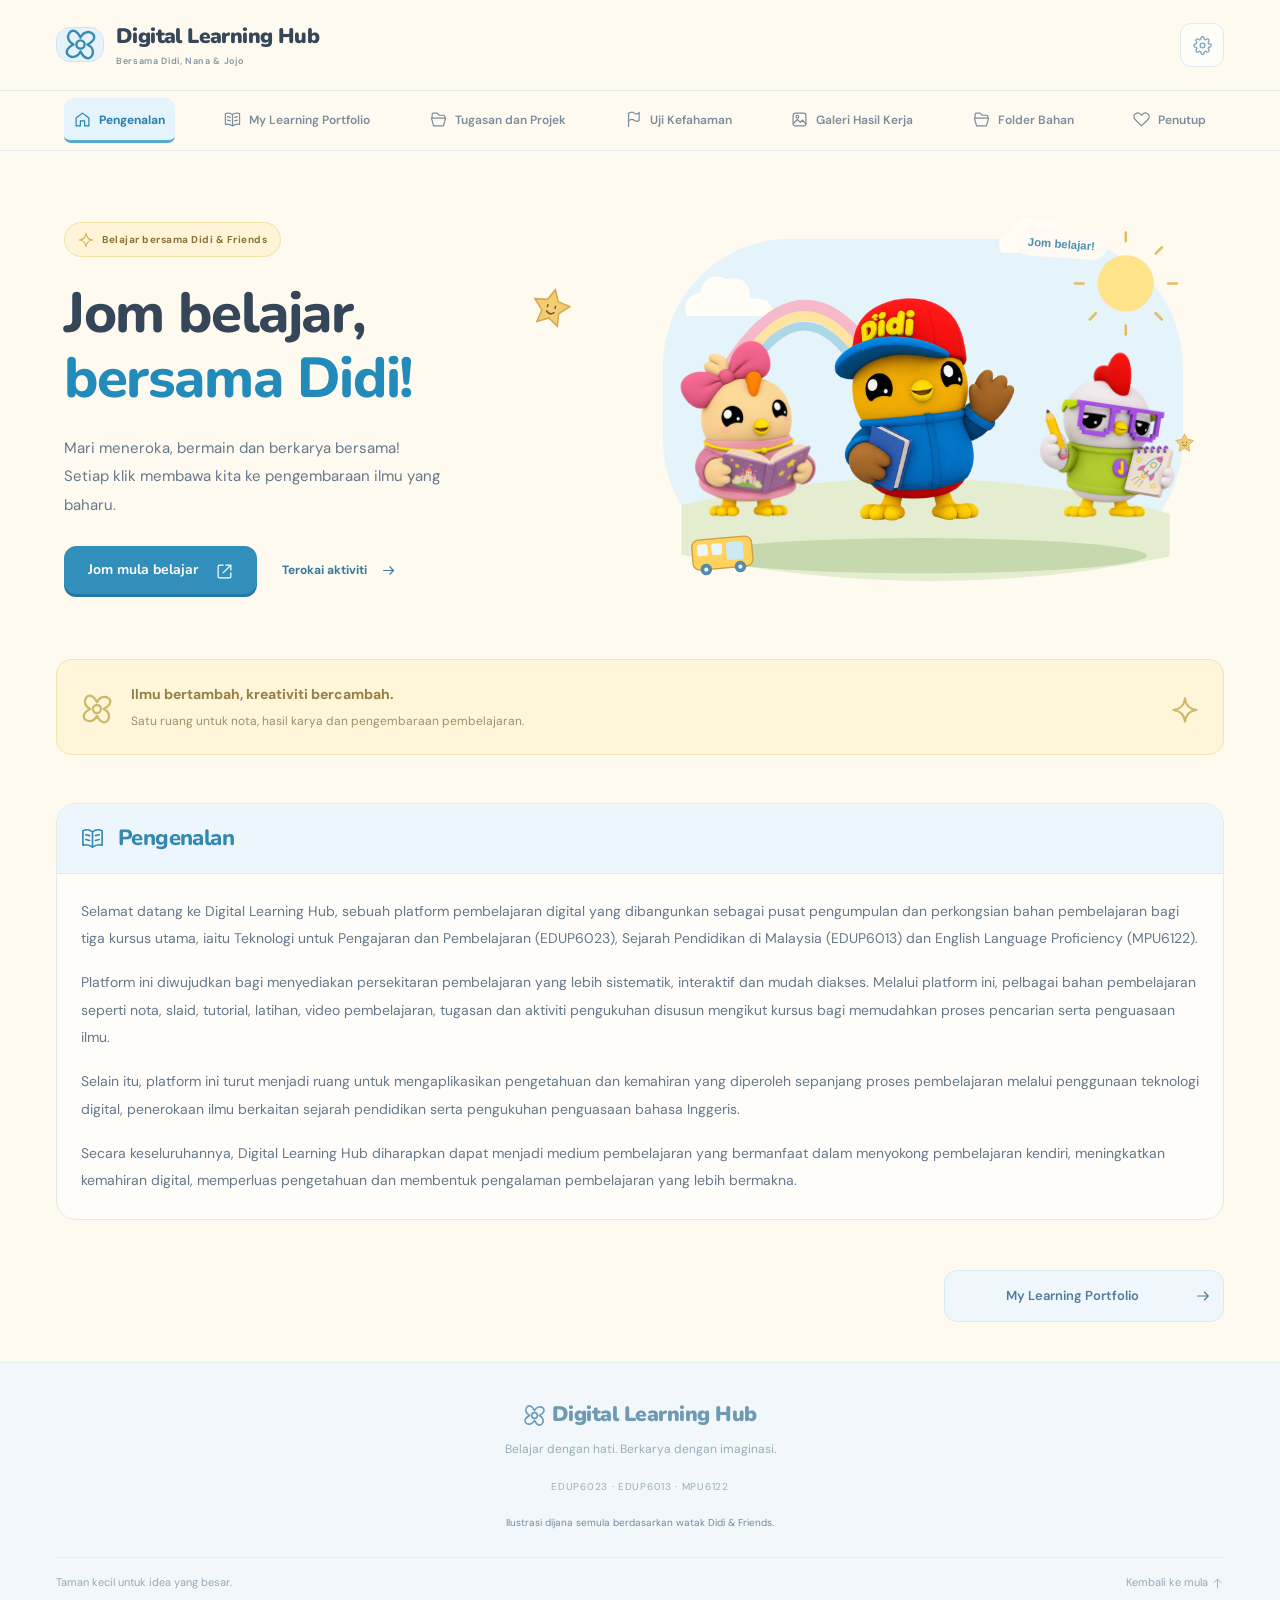
<file: index 2.html>
<!doctype html>
<html lang="ms">
<head>
  <meta charset="utf-8"><meta name="viewport" content="width=device-width,initial-scale=1">
  <meta name="theme-color" content="#f9f7f0">
  <meta name="description" content="Mari belajar, bermain dan berkarya! Terokai portfolio, video dan aktiviti interaktif di Digital Learning Hub.">
  <title>Digital Learning Hub · Didi & Friends</title>
  <link rel="icon" href="didi.svg" type="image/svg+xml">
  <link rel="stylesheet" href="style.css?v=20261119-animasi-seragam"><link rel="stylesheet" href="music.css">
</head>
<body>
<a class="skip" href="#kandungan">Terus ke kandungan</a>
<svg class="svg-defs" xmlns="http://www.w3.org/2000/svg" aria-hidden="true"><defs>
<linearGradient id="prop-rim" x1="0" y1="0" x2=".9" y2="1"><stop stop-color="#e0cdf4"/><stop offset=".42" stop-color="#b496ce"/><stop offset="1" stop-color="#80609c"/></linearGradient>
<linearGradient id="prop-cream" x1="0" y1="0" x2=".8" y2="1"><stop stop-color="#fffff8"/><stop offset=".5" stop-color="#fff7ec"/><stop offset="1" stop-color="#e2d7cc"/></linearGradient>
<linearGradient id="prop-purple" x1="0" y1="0" x2="1" y2="1"><stop stop-color="#d9b6ef"/><stop offset=".42" stop-color="#b18acb"/><stop offset="1" stop-color="#7b5699"/></linearGradient>
<linearGradient id="prop-screen" x1="0" y1="0" x2=".8" y2="1"><stop stop-color="#f2e8fc"/><stop offset=".65" stop-color="#dfcef0"/><stop offset="1" stop-color="#c1a7d9"/></linearGradient>
<symbol id="prop-question" viewBox="0 0 90 108">
<rect x="9" y="10" width="75" height="91" rx="25" fill="#7c5b94"/>
<rect x="4" y="4" width="76" height="92" rx="25" fill="url(#prop-rim)"/>
<rect x="9" y="8" width="65" height="81" rx="20" fill="url(#prop-cream)"/>
<path d="M15 35V28q0-14 15-14h23" fill="none" stroke="#fff" stroke-width="3" opacity=".8" stroke-linecap="round"/>
<path d="M30 35q0-15 15-15 18 0 17 16 0 10-12 17-5 3-5 10" fill="none" stroke="#805e9c" stroke-width="9" stroke-linecap="round" transform="translate(1.5 2)"/>
<path d="M30 35q0-15 15-15 18 0 17 16 0 10-12 17-5 3-5 10" fill="none" stroke="url(#prop-purple)" stroke-width="9" stroke-linecap="round"/>
<circle cx="46.5" cy="77.5" r="5.5" fill="#805e9c"/><circle cx="45" cy="76" r="5.5" fill="url(#prop-purple)"/>
</symbol>
<symbol id="prop-tv" viewBox="0 0 148 156">
<path d="M65 103h21v34H65z" fill="#87659f"/><rect x="60" y="99" width="20" height="37" rx="7" fill="url(#prop-rim)"/>
<rect x="39" y="135" width="78" height="14" rx="7" fill="#806097"/><rect x="34" y="130" width="79" height="14" rx="7" fill="url(#prop-rim)"/>
<path d="M42 133h59" stroke="#e3cef5" stroke-width="2" stroke-linecap="round" opacity=".8"/>
<rect x="12" y="12" width="131" height="105" rx="23" fill="#78578e"/>
<rect x="5" y="5" width="132" height="105" rx="23" fill="url(#prop-rim)"/>
<rect x="10" y="10" width="121" height="94" rx="19" fill="url(#prop-cream)"/>
<rect x="20" y="20" width="101" height="72" rx="14" fill="#af94c5"/>
<rect x="22" y="22" width="97" height="68" rx="13" fill="url(#prop-screen)"/>
<path d="M26 43V37q0-10 12-10h58" fill="none" stroke="#fff" stroke-width="3" opacity=".45" stroke-linecap="round"/>
<path d="m61 39 27 18-27 18z" fill="#8d64a6" transform="translate(2 2)"/>
<path d="m61 37 27 18-27 18z" fill="url(#prop-purple)" stroke="#ba9ad1" stroke-width="1.5" stroke-linejoin="round"/>
<circle cx="72" cy="98" r="2" fill="#c8b2d5"/>
<path d="M14 36V29q0-16 17-16h69" fill="none" stroke="#fff" stroke-width="2.5" opacity=".7" stroke-linecap="round"/>
</symbol>




<symbol id="star" viewBox="0 0 50 50"><path d="m25 3 7 14 16 3-12 12 2 16-13-8-14 8 3-16L2 20l16-3z" fill="#f3cd70" stroke="#d3a957" stroke-width="2"/><path d="M20 24v2m10-2v2m-10 6q5 5 10 0" fill="none" stroke="#6b583d" stroke-width="2" stroke-linecap="round"/></symbol>

<symbol id="scene-read" viewBox="0 0 320 280"><circle cx="160" cy="136" r="108" fill="#f0ebf6"/><ellipse cx="160" cy="252" rx="98" ry="9" fill="#ddd9e4"/><g class="character-motion character-nana"><use href="#nana" x="65" y="16" width="190" height="235"/></g></symbol>
<symbol id="scene-tech" viewBox="0 0 320 280"><rect x="38" y="32" width="245" height="215" rx="85" fill="#e5f3fa"/><ellipse cx="160" cy="252" rx="99" ry="9" fill="#d5e5ec"/><g class="character-motion character-didi"><use href="#didi" x="62" y="8" width="202" height="243"/></g></symbol>
<symbol id="scene-art" viewBox="0 0 320 280"><rect x="27" y="32" width="266" height="212" rx="83" fill="#eef4df"/><ellipse cx="160" cy="252" rx="99" ry="9" fill="#dce5c8"/><g class="character-motion character-jojo"><use href="#jojo" x="63" y="12" width="196" height="238"/></g></symbol>
<symbol id="scene-video" viewBox="0 0 320 280"><rect x="18" y="37" width="284" height="207" rx="88" fill="#edf1e5"/><g class="character-motion character-nana"><use href="#nana" x="18" y="29" width="165" height="210"/></g><g class="character-motion character-nana scene-prop"><use href="#prop-tv" x="178" y="85" width="132" height="139"/></g></symbol>
<symbol id="scene-library" viewBox="0 0 320 280"><rect x="25" y="36" width="268" height="207" rx="90" fill="#edf1e5"/><g class="character-motion character-nana"><use href="#nana" x="71" y="16" width="180" height="218"/></g><rect x="48" y="242" width="225" height="14" rx="5" fill="#b7a3cd"/><rect x="69" y="227" width="193" height="15" rx="5" fill="#c6d4b2"/><path d="M81 232h165m-186 16h194" stroke="#f8f7e9" stroke-width="3"/></symbol>
<symbol id="scene-quiz" viewBox="0 0 320 280"><circle cx="160" cy="142" r="105" fill="#e9eddf"/><g class="character-motion character-didi"><use href="#didi" x="54" y="21" width="198" height="238"/></g><g class="character-motion character-didi scene-prop"><use href="#prop-question" x="234" y="28" width="70" height="84"/></g></symbol>

<symbol id="didi" viewBox="0 0 600 724"><image x="-130" y="0" width="2172" height="724" href="watak-didi-friends.png"/></symbol>
<symbol id="nana" viewBox="0 0 600 724"><image x="-804" y="0" width="2172" height="724" href="watak-didi-friends.png"/></symbol>
<symbol id="jojo" viewBox="0 0 600 724"><image x="-1496" y="0" width="2172" height="724" href="watak-didi-friends.png"/></symbol>
</defs></svg>
<header class="site-header"><a class="brand" href="#pengenalan" aria-label="Digital Learning Hub, laman utama"><span class="logo-mark"><svg class="ui-icon " viewBox="0 0 24 24" aria-hidden="true" focusable="false"><use href="#i-flower"/></svg></span><span>Digital Learning Hub<small>Bersama Didi, Nana &amp; Jojo</small></span></a><span class="header-note"><span class="status-dot"></span> Belajar dengan gembira</span><button class="menu-toggle" aria-expanded="false" aria-controls="main-nav"><svg class="ui-icon " viewBox="0 0 24 24" aria-hidden="true" focusable="false"><use href="#i-menu"/></svg> <span>Menu</span></button></header>
<nav id="main-nav" aria-label="Menu utama"><div class="nav-inner">
<a href="#pengenalan" data-page="pengenalan" class="active"><svg class="ui-icon " viewBox="0 0 24 24" aria-hidden="true" focusable="false"><use href="#i-home"/></svg><span class="nav-label">Pengenalan</span></a><a href="#portfolio" data-page="portfolio"><svg class="ui-icon " viewBox="0 0 24 24" aria-hidden="true" focusable="false"><use href="#i-book"/></svg><span class="nav-label">My Learning Portfolio</span></a><a href="#projek" data-page="projek"><svg class="ui-icon " viewBox="0 0 24 24" aria-hidden="true" focusable="false"><use href="#i-folder"/></svg><span class="nav-label">Tugasan dan Projek</span></a><a href="#kuiz" data-page="kuiz"><svg class="ui-icon " viewBox="0 0 24 24" aria-hidden="true" focusable="false"><use href="#i-flag"/></svg><span class="nav-label">Uji Kefahaman</span></a><a href="#galeri" data-page="galeri"><svg class="ui-icon " viewBox="0 0 24 24" aria-hidden="true" focusable="false"><use href="#i-gallery"/></svg><span class="nav-label">Galeri Hasil Kerja</span></a><a href="#bahan" data-page="bahan"><svg class="ui-icon " viewBox="0 0 24 24" aria-hidden="true" focusable="false"><use href="#i-folder"/></svg><span class="nav-label">Folder Bahan</span></a><a href="#penutup" data-page="penutup"><svg class="ui-icon " viewBox="0 0 24 24" aria-hidden="true" focusable="false"><use href="#i-heart"/></svg><span class="nav-label">Penutup</span></a>
</div></nav>
<main id="kandungan" tabindex="-1">
<section id="pengenalan" class="page active" aria-labelledby="welcome-title">
<div class="hero"><div class="hero-copy"><div class="eyebrow"><span><svg class="ui-icon " viewBox="0 0 24 24" aria-hidden="true" focusable="false"><use href="#i-sparkle"/></svg></span> Belajar bersama Didi &amp; Friends</div><h1 id="welcome-title">Jom belajar,<br><span>bersama Didi!</span><svg class="heading-star" aria-hidden="true"><use href="#star"/></svg></h1><p>Mari meneroka, bermain dan berkarya bersama!<br>Setiap klik membawa kita ke pengembaraan ilmu yang baharu.</p><div class="hero-actions"><a class="button primary" href="#portfolio">Jom mula belajar <span><svg class="ui-icon " viewBox="0 0 24 24" aria-hidden="true" focusable="false"><use href="#i-external"/></svg></span></a><a class="text-link" href="#projek">Terokai aktiviti <span><svg class="ui-icon " viewBox="0 0 24 24" aria-hidden="true" focusable="false"><use href="#i-right"/></svg></span></a></div></div>
<div class="hero-art didi-hero" role="img" aria-label="Didi melambai, Nana membaca dan Jojo melukis bersama di taman belajar"><svg viewBox="0 0 680 490" xmlns="http://www.w3.org/2000/svg"><rect x="41" y="52" width="592" height="374" rx="145" fill="#e5f3fa"/><path d="M62 355q290-65 556 10v49q-276 57-556-2z" fill="#e4edcf"/><ellipse cx="337" cy="413" rx="255" ry="20" fill="#c5d8ae"/><circle cx="568" cy="103" r="32" fill="#ffe388"/><g stroke="#e4bd64" stroke-width="3" stroke-linecap="round"><path d="M568 55v-10m0 116v-10m-48-48h-10m116 0h-10m-82-34-7-7m82 82-7-7m-68 0-7 7m82-82-7 7"/></g><g fill="#fffdf6"><path d="M68 140q-7-22 15-26 7-27 30-16 27-5 27 22 26-2 27 20z"/><path d="M426 68q-8-18 11-23 9-24 29-13 25-6 26 16 24-2 25 20z"/></g><path d="M114 200q90-143 176 0" fill="none" stroke="#f5b9ca" stroke-width="14"/><path d="M127 200q76-120 149 0" fill="none" stroke="#ffe3a0" stroke-width="11"/><path d="M139 200q63-97 125 0" fill="none" stroke="#abd7e6" stroke-width="10"/><g class="character-motion character-nana"><use href="#nana" x="55" y="161" width="170" height="216"/></g><g class="character-motion character-didi"><use href="#didi" x="230" y="103" width="220" height="283"/></g><g class="character-motion character-jojo"><use href="#jojo" x="465" y="168" width="160" height="216"/></g><g transform="translate(73 396) scale(.6) rotate(-5)"><rect width="114" height="57" rx="13" fill="#ffd15d" stroke="#cf9d3e" stroke-width="2.5"/><rect x="10" y="9" width="20" height="22" rx="4" fill="#e9f7fc"/><rect x="37" y="9" width="20" height="22" rx="4" fill="#e9f7fc"/><rect x="65" y="9" width="32" height="34" rx="5" fill="#cceaf4"/><circle cx="24" cy="57" r="11" fill="#548aac"/><circle cx="89" cy="57" r="11" fill="#548aac"/><circle cx="24" cy="57" r="4" fill="#edf7ff"/><circle cx="89" cy="57" r="4" fill="#edf7ff"/></g><g transform="translate(443 37) rotate(4)"><rect width="105" height="33" rx="16" fill="#fffaf3"/><text x="53" y="22" text-anchor="middle" font-family="Trebuchet MS,Arial" font-weight="bold" font-size="13" fill="#4d90ad">Jom belajar!</text></g><use href="#star" x="624" y="273" width="22" height="22"/></svg></div></div>
<div class="welcome-strip"><span class="strip-icon"><svg class="ui-icon " viewBox="0 0 24 24" aria-hidden="true" focusable="false"><use href="#i-flower"/></svg></span><p><strong>Ilmu bertambah, kreativiti bercambah.</strong><span>Satu ruang untuk nota, hasil karya dan pengembaraan pembelajaran.</span></p><span class="strip-sparkle" aria-hidden="true"><svg class="ui-icon " viewBox="0 0 24 24" aria-hidden="true" focusable="false"><use href="#i-sparkle"/></svg></span></div>
<section class="document-text"><div class="document-title"><svg class="ui-icon " viewBox="0 0 24 24" aria-hidden="true" focusable="false"><use href="#i-book"/></svg><h2>Pengenalan</h2></div><div id="intro-full" class="prose"></div></section>
</section>
<section id="portfolio" class="page" hidden><div class="page-heading"><div class="page-heading-copy"><span class="eyebrow">Koleksi pembelajaran saya</span><h1>My Learning Portfolio <span><svg class="ui-icon " viewBox="0 0 24 24" aria-hidden="true" focusable="false"><use href="#i-flower"/></svg></span></h1><p>Setiap hasil kerja, satu langkah ke hadapan. Pilih kursus untuk meneroka koleksi.</p></div><div class="section-art" aria-hidden="true"><svg viewBox="0 0 320 280"><use href="#scene-tech"/></svg></div></div><div id="portfolio-full" class="prose document-text"></div><div class="course-filters" role="group" aria-label="Tapis kursus"><button class="chip selected" data-filter="all" aria-pressed="true">Semua kursus</button><button class="chip" data-filter="tekno" aria-pressed="false">EDUP6023</button><button class="chip" data-filter="sejarah" aria-pressed="false">EDUP6013</button><button class="chip" data-filter="english" aria-pressed="false">MPU6122</button></div><div id="portfolio-courses" class="portfolio-grid"></div></section>
<section id="projek" class="page" hidden><div class="page-heading"><div class="page-heading-copy"><span class="eyebrow">Idea kecil jadi karya</span><h1>Tugasan & Projek <span><svg class="ui-icon " viewBox="0 0 24 24" aria-hidden="true" focusable="false"><use href="#i-sparkle"/></svg></span></h1><p>Tonton video animasi dan terokai ruang pembelajaran interaktif.</p></div><div class="section-art" aria-hidden="true"><svg viewBox="0 0 320 280"><use href="#scene-video"/></svg></div></div><div id="project-list" class="resource-grid"></div></section>
<section id="kuiz" class="page" hidden><div class="quiz-hero"><svg viewBox="0 0 320 280" aria-hidden="true"><use href="#scene-quiz"/></svg><span class="eyebrow">Sedia, fikir, cuba!</span><h1>Jom uji kefahaman!</h1><p>Tak mengapa kalau tersilap. Setiap cubaan membantu kita belajar.</p><a class="button primary" href="https://taro-s-3d-adventure-misi-pulang-ke-kampung-1.ai.studio" target="_blank" rel="noopener noreferrer">Main kuiz Misi Pulang ke Kampung <svg class="ui-icon " viewBox="0 0 24 24" aria-hidden="true" focusable="false"><use href="#i-external"/></svg></a><span class="external-note">Kuiz dibuka dalam tab baharu.</span></div></section>
<section id="galeri" class="page" hidden><div class="page-heading"><div class="page-heading-copy"><span class="eyebrow">Ruang kreativiti kita</span><h1>Galeri hasil kerja</h1><p>Berkarya bersama, berkongsi inspirasi.</p></div></div><div class="gallery-feature"><div class="friends-art"><svg aria-hidden="true" viewBox="0 0 320 280"><use href="#scene-art"/></svg><span>Berkongsi idea, mencipta bersama</span></div><div><span class="eyebrow">Projek kolaboratif</span><h2>Legendara<br>Dunia Cerita Rakyat</h2><p>Terokai dunia cerita rakyat melalui hasil kerja bersama rakan.</p><div class="collaborators"><span><svg class="ui-icon " viewBox="0 0 24 24" aria-hidden="true" focusable="false"><use href="#i-friends"/></svg></span><p>Nuraleeya Afiqa binti Rahisham<br>Nuur Naurah Rajwaa binti Mohamad Rahim</p></div><a class="button primary" href="https://legendara-dunia-cerita-rakyat.ai.studio" target="_blank" rel="noopener noreferrer">Terokai Legendara <svg class="ui-icon " viewBox="0 0 24 24" aria-hidden="true" focusable="false"><use href="#i-external"/></svg></a></div></div></section>
<section id="bahan" class="page" hidden><div class="page-heading"><div class="page-heading-copy"><span class="eyebrow">Bekalan untuk belajar</span><h1>Rak bahan pembelajaran <span><svg class="ui-icon " viewBox="0 0 24 24" aria-hidden="true" focusable="false"><use href="#i-folder"/></svg></span></h1><p>Video, tutorial dan audio — semuanya disusun untuk mudah dicari.</p></div><div class="section-art" aria-hidden="true"><svg viewBox="0 0 320 280"><use href="#scene-library"/></svg></div></div><label class="search-field"><span aria-hidden="true"><svg class="ui-icon " viewBox="0 0 24 24" aria-hidden="true" focusable="false"><use href="#i-search"/></svg></span><input id="search" type="search" placeholder="Cari video, tutorial, podcast…" aria-label="Cari bahan pembelajaran"><span class="search-hint">Jom cari ilmu</span></label><div class="resource-tabs" role="group" aria-label="Kategori bahan"><button class="chip selected" data-resource="all" aria-pressed="true">Semua bahan</button><button class="chip" data-resource="tekno" aria-pressed="false">Folder Teknologi</button><button class="chip" data-resource="kppb" aria-pressed="false">KPPB · Sejarah & English</button></div><div id="resource-list" class="folder-collection"></div><p id="no-results" class="empty-message" hidden>Belum jumpa bahan itu. Cuba kata kunci lain ya! <svg class="ui-icon " viewBox="0 0 24 24" aria-hidden="true" focusable="false"><use href="#i-leaf"/></svg></p></section>
<section id="penutup" class="page" hidden><div class="closing"><div class="closing-friends"><svg aria-hidden="true" viewBox="0 0 400 240"><g class="character-motion character-nana"><use href="#nana" x="0" width="180" height="240"/></g><g class="character-motion character-didi"><use href="#didi" x="115" width="180" height="240"/></g><g class="character-motion character-jojo"><use href="#jojo" x="230" width="170" height="240"/></g></svg></div><span class="eyebrow">Pengembaraan ilmu tak pernah berakhir</span><h1>Terima kasih,<br>teman belajar! <span><svg class="ui-icon " viewBox="0 0 24 24" aria-hidden="true" focusable="false"><use href="#i-heart"/></svg></span></h1><blockquote>“Teknologi Memacu Inovasi,<br>Ilmu Membentuk Generasi.”</blockquote><p>Semoga setiap ilmu menjadi bekalan untuk terus berkarya dan memberi inspirasi.</p><a class="button primary" href="#pengenalan">Kembali ke taman belajar <svg class="ui-icon " viewBox="0 0 24 24" aria-hidden="true" focusable="false"><use href="#i-external"/></svg></a></div><section class="document-text"><div class="document-title"><svg class="ui-icon " viewBox="0 0 24 24" aria-hidden="true" focusable="false"><use href="#i-book"/></svg><h2>Penutup</h2></div><div id="closing-full" class="prose"></div></section></section>
<nav class="flow-nav" aria-label="Urutan pembelajaran"><a id="flow-previous" href="#pengenalan"></a><span id="flow-progress" aria-hidden="true"></span><a id="flow-next" href="#portfolio"></a></nav></main>
<footer><a class="footer-brand" href="#pengenalan"><svg class="ui-icon " viewBox="0 0 24 24" aria-hidden="true" focusable="false"><use href="#i-flower"/></svg> Digital Learning Hub</a><p>Belajar dengan hati. Berkarya dengan imaginasi.</p><span>EDUP6023 · EDUP6013 · MPU6122</span><p class="character-source">Ilustrasi dijana semula berdasarkan watak Didi &amp; Friends.</p><div class="footer-bottom"><small>Taman kecil untuk idea yang besar.</small><a href="#pengenalan">Kembali ke mula <svg class="ui-icon " viewBox="0 0 24 24" aria-hidden="true" focusable="false"><use href="#i-up"/></svg></a></div></footer>
<dialog id="resource-dialog"><button class="dialog-close" aria-label="Tutup"><svg class="ui-icon " viewBox="0 0 24 24" aria-hidden="true" focusable="false"><use href="#i-close"/></svg></button><span class="dialog-icon" id="dialog-icon"></span><span class="eyebrow" id="dialog-label"></span><h2 id="dialog-title"></h2><div id="dialog-body" class="prose"></div><div id="dialog-actions"></div></dialog>
<script src="icons.js"></script><script src="content.js"></script><script src="app.js?v=20261119-animasi-seragam"></script><script src="music.js"></script>
</body></html>
</file>
<file: style.css>
@import url('https://fonts.googleapis.com/css2?family=DM+Sans:wght@400;500;600;700&family=Nunito:wght@400;600;700;800;900&display=swap');
:root{--paper:#faf8f1;--ink:#393747;--muted:#74717e;--purple:#7860a7;--plum:#5e487e;--line:#e8e3d9;--lavender:#eee7f6;--green:#e7eddf;--peach:#f7e8db;--yellow:#f6df9b}*{box-sizing:border-box}html{scroll-behavior:smooth}body{margin:0;background:var(--paper);color:var(--ink);font-family:'DM Sans',Arial,sans-serif;font-size:15px;line-height:1.65}button,input{font:inherit}button,a{-webkit-tap-highlight-color:transparent}a{color:inherit;text-decoration:none}button{cursor:pointer}button:focus-visible,a:focus-visible,input:focus-visible,summary:focus-visible{outline:3px solid #8c67c0;outline-offset:5px}h1,h2,h3,.brand,.button,.footer-brand{font-family:'Nunito','Trebuchet MS',sans-serif}h1,h2,h3,p{margin-top:0}h1,h2,h3{line-height:1.22}h1{font-size:clamp(34px,4.4vw,62px);font-weight:900;letter-spacing:-2px}h2{font-size:28px;font-weight:900;letter-spacing:-.7px}h3{font-size:21px;font-weight:800}p{color:var(--muted)}[hidden]{display:none!important}.svg-defs{position:absolute;width:0;height:0;overflow:hidden}.skip{position:fixed;top:-100px;left:15px;background:white;padding:12px;z-index:50}.skip:focus{top:10px}.site-header{max-width:1232px;margin:auto;padding:23px 32px;display:flex;align-items:center;justify-content:space-between;gap:24px}.brand{display:flex;gap:12px;align-items:center;font-size:21px;font-weight:900;line-height:1.2;letter-spacing:-.6px}.brand small{display:block;font-family:'DM Sans',sans-serif;font-size:9px;letter-spacing:2.1px;margin-top:7px;color:#8b8397;font-weight:600}.logo-mark{background:#e9e1f1;border:1px solid #d8cce5;border-radius:14px;color:var(--purple);font-size:36px;line-height:48px;width:48px;text-align:center}.header-note{font-size:12px;color:#7c7d6b;display:flex;align-items:center;gap:7px}.status-dot{width:7px;height:7px;background:#a4b18a;border-radius:50%}.menu-toggle{display:none}nav{border-block:1px solid var(--line);background:#faf8f1f5;position:sticky;top:0;z-index:10;backdrop-filter:blur(12px)}.nav-inner{max-width:1168px;margin:auto;display:flex;justify-content:space-between;gap:12px;padding:0 8px}.nav-inner a{white-space:nowrap;display:flex;gap:8px;align-items:center;font-size:12px;padding:16px 9px 14px;border-bottom:3px solid transparent;color:#7b7483;font-weight:600;transition:color .2s}.nav-inner a span{font-size:19px}.nav-inner a:hover,.nav-inner a.active{color:var(--plum)}.nav-inner a.active{border-bottom-color:#a88bc6}main{max-width:1232px;margin:auto;padding:0 32px;min-height:65vh}.page{animation:appear .35s ease}.hero{display:grid;grid-template-columns:1fr 1.08fr;gap:18px;align-items:center;padding:36px 0 30px;min-height:508px}.hero-copy{padding-left:8px}.eyebrow{display:block;font-size:10px;font-weight:700;letter-spacing:1.7px;color:#8a7897;margin-bottom:16px}.hero .eyebrow{display:inline-flex;align-items:center;gap:8px;border:1px solid #e7dfd0;background:#f5f0e6;border-radius:30px;padding:7px 12px;font-size:9px;letter-spacing:1.1px}.hero .eyebrow span{color:#b89a56;font-size:16px;line-height:1}h1 span{color:#9276b7}.hero h1{position:relative;margin:9px 0 22px;line-height:1.13}.heading-star{position:absolute;width:39px;height:39px;right:38px;top:5px;transform:rotate(13deg)}.hero-copy>p{font-size:14px;line-height:1.9;max-width:410px;margin-bottom:27px}.hero-actions{display:flex;align-items:center;gap:25px}.button{display:inline-flex;align-items:center;justify-content:center;gap:22px;min-height:48px;padding:13px 23px;border-radius:13px;font-size:14px;font-weight:800;border:1px solid transparent;transition:transform .18s,background .18s;line-height:1.4}.button:hover{transform:translateY(-3px)}.primary{background:var(--purple);color:white;box-shadow:0 4px 0 #58457d}.primary:hover{background:var(--plum)}.dark{background:#4c485b;color:white;box-shadow:0 4px 0 #34313d}.text-link{font-size:12px;font-weight:700;display:inline-flex;gap:14px;align-items:center}.text-link:hover{color:var(--purple)}.hero-foot{display:flex;align-items:center;gap:11px;margin-top:32px;color:#938a94;font-size:10px}.tiny-faces{font-size:21px;letter-spacing:-7px;padding-right:7px}.hero-art svg{display:block;width:100%;overflow:visible}.hero-art{animation:float 7s ease-in-out infinite}.welcome-strip{display:flex;align-items:center;gap:18px;border:1px dashed #d4ccba;background:#f4f0e4;border-radius:15px;padding:19px 24px;margin:0 0 48px}.strip-icon{color:#a4956f;font-size:35px;line-height:1}.welcome-strip p{margin:0;font-size:12px}.welcome-strip strong{display:block;color:#655d49;font-size:14px}.welcome-strip p span{display:block;margin-top:2px}.strip-sparkle{margin-left:auto;font-size:32px;color:#b7a77f}.section-heading{display:flex;align-items:center;justify-content:space-between;gap:20px;margin-bottom:24px}.section-heading .eyebrow{margin-bottom:9px}.section-heading h2{margin:0;font-size:26px}.section-heading h2 span{color:#c4aa74;font-size:23px;margin-left:6px}.course-grid{display:grid;grid-template-columns:repeat(3,minmax(0,1fr));gap:20px}.course-card{border:1px solid #e0d6e8;border-radius:20px;overflow:hidden;transition:transform .2s,box-shadow .2s;background:#fffdf7}.course-card:hover{transform:translateY(-5px);box-shadow:0 10px 26px #6350760d}.course-art{height:158px;background:var(--lavender);position:relative;overflow:hidden;display:flex;align-items:flex-end;justify-content:center}.course-art:before,.course-art:after{content:'';position:absolute;color:#b5a0cf;font-size:30px;top:25px;left:35px}.course-art:after{content:'';left:auto;right:40px;top:60px;font-size:16px}.course-art svg{height:152px;width:150px;margin-bottom:-20px;transform:rotate(-7deg)}.course-code{position:absolute;top:15px;left:16px;background:#ffffffb8;color:#726083;border-radius:6px;padding:3px 7px;font-size:9px;letter-spacing:.7px;font-weight:700}.course-number{position:absolute;right:18px;bottom:11px;color:#b7a3ca;font-size:45px;font-family:Nunito,sans-serif;font-weight:900;opacity:.55}.course-content{padding:21px}.course-content>small{font-size:9px;color:#9985b1;font-weight:700;letter-spacing:1.4px}.course-content h3{margin:8px 0;font-size:20px;min-height:49px}.course-content p{font-size:12px;line-height:1.8;margin-bottom:20px;min-height:42px}.card-bottom{border-top:1px dashed #e3dcd3;padding-top:13px;display:flex;align-items:center;justify-content:space-between;font-size:11px;font-weight:600}.card-bottom .arrow{display:grid;place-items:center;background:#efe7f5;width:29px;height:29px;border-radius:50%;font-size:18px;color:#85669c}.course-card.sejarah{border-color:#dce3d4}.sejarah .course-art{background:#e4ecdf}.sejarah .course-art svg{transform:rotate(6deg)}.sejarah .course-code{color:#758169}.sejarah .course-number{color:#9aaf88}.sejarah .course-content>small{color:#829975}.sejarah .arrow{background:#e9efdf;color:#6f825a}.course-card.english{border-color:#e9dccb}.english .course-art{background:#f6e9d7}.english .course-art svg{transform:rotate(-5deg)}.english .course-code{color:#a18a6a}.english .course-number{color:#cfaf85}.english .course-content>small{color:#b2956f}.english .arrow{background:#f8ebd6;color:#a78657}.adventure-banner{margin:42px 0 28px;padding:24px 30px;display:flex;align-items:center;gap:28px;background:#eee8f4;border:1px solid #e2d8ec;border-radius:20px;position:relative;overflow:hidden}.banner-cat{width:105px;height:126px;flex-shrink:0;margin-bottom:-30px}.banner-cat svg{height:100%;width:100%;transform:rotate(-9deg)}.adventure-banner .eyebrow{font-size:9px;margin-bottom:8px}.adventure-banner h2{font-size:23px;margin-bottom:8px}.adventure-banner p{font-size:12px;margin:0}.adventure-banner .button{margin-left:auto;white-space:nowrap}.intro-details{margin:24px 0 45px;border:1px solid var(--line);border-radius:14px;background:#fffdf7;overflow:hidden}.intro-details summary{cursor:pointer;font-weight:700;font-size:13px;padding:18px 23px;list-style:none}.intro-details summary span{float:right;color:var(--purple)}.intro-details[open] summary{border-bottom:1px solid var(--line)}.prose{padding:20px 24px;font-size:14px;line-height:1.95}.prose p:last-child{margin-bottom:0}.page-heading{padding:46px 0 24px;max-width:850px}.page-heading h1{font-size:43px;margin-bottom:17px;letter-spacing:-1px}.page-heading p{font-size:14px}.page-heading .eyebrow{margin-bottom:10px}.course-filters,.resource-tabs{display:flex;gap:10px;flex-wrap:wrap;margin:0 0 26px}.chip{padding:10px 16px;border:1px solid var(--line);border-radius:30px;background:transparent;color:var(--muted);font-size:12px;min-height:44px}.chip.selected{background:var(--plum);color:white;border-color:var(--plum)}.portfolio-grid{display:grid;grid-template-columns:repeat(3,minmax(0,1fr));gap:20px}.portfolio-grid .course-content h3{min-height:49px}.course-rows{border-top:1px solid var(--line);padding:8px 0 2px;display:grid}.course-row{display:flex;gap:10px;align-items:center;border:0;border-bottom:1px dashed #ebe5db;background:transparent;text-align:left;padding:13px 0;min-height:48px;font-size:12px;color:var(--ink)}.course-row:last-child{border:0}.course-row:hover{color:var(--purple)}.row-icon{font-size:18px;color:var(--purple);width:22px;text-align:center}.course-row .row-arrow{margin-left:auto;color:#9e8cae}.project-feature,.gallery-feature{display:grid;grid-template-columns:.85fr 1.15fr;align-items:center;gap:40px;background:#f0e9f5;border:1px solid #e1d6e9;border-radius:23px;padding:35px;margin:0 0 28px}.feature-art{position:relative;display:flex;justify-content:center;align-items:center;background:#e6daed;border-radius:45% 45% 30% 30%;height:290px}.feature-art svg{width:210px;height:252px;transform:rotate(-7deg)}.feature-bus{position:absolute;font-size:77px;right:0;bottom:4px;transform:rotate(7deg)}.project-feature h2,.gallery-feature h2{font-size:32px;margin:17px 0}.project-feature p,.gallery-feature p{font-size:14px}.pill{display:inline-flex;padding:6px 10px;background:#fffaf1;border-radius:7px;color:#8a709e;font-size:9px;letter-spacing:1px;font-weight:700}.secondary-link{display:block;font-size:12px;margin-top:20px;text-decoration:underline;text-underline-offset:4px}.resource-grid{display:grid;grid-template-columns:repeat(3,minmax(0,1fr));gap:18px;margin-bottom:36px}.resource-card{background:#fffdf8;border:1px solid var(--line);border-radius:18px;padding:22px;display:flex;flex-direction:column;align-items:flex-start;min-height:265px}.resource-icon{width:50px;height:50px;background:var(--lavender);border-radius:15px;font-size:25px;display:grid;place-items:center;margin-bottom:18px}.resource-card:nth-child(3n+2) .resource-icon{background:var(--green)}.resource-card:nth-child(3n+3) .resource-icon{background:var(--peach)}.resource-card small{color:#95859d;font-size:9px;letter-spacing:1px;text-transform:uppercase}.resource-card h3{margin:8px 0 9px;font-size:19px}.resource-card p{font-size:12px;line-height:1.8;flex-grow:1}.resource-card a,.resource-card button{border:0;background:transparent;padding:5px 0;min-height:40px;font-size:12px;color:var(--plum);font-weight:700}.unavailable{display:inline-block;font-size:11px;color:#93816c;background:#f4eee2;padding:5px 10px;border-radius:6px}.quiz-hero{text-align:center;position:relative;padding:42px 20px 38px;background:#eee9f3;border:1px solid #e0d7e8;border-radius:24px;margin:35px 0}.quiz-hero>svg{width:117px;height:136px;display:block;margin:auto}.quiz-hero h1{font-size:41px;margin:14px 0}.quiz-hero p{font-size:14px}.quiz-hero .eyebrow{margin-top:13px}.external-note{display:block;color:#8c7a98;font-size:11px;margin-top:18px}.mini-quiz{padding:30px;background:#fffdf8;border:1px solid var(--line);border-radius:20px;max-width:760px;margin:0 auto 50px}.mini-quiz h3{margin:17px 0 20px;font-size:24px}.quiz-options{display:grid;gap:10px}.quiz-options button{background:#f9f6ee;border:1px solid #e5ded1;border-radius:11px;padding:14px 18px;color:var(--ink);text-align:left;min-height:49px}.quiz-options button:hover{border-color:var(--purple)}.quiz-options .correct{background:#e5efdc;border-color:#93aa7f}.quiz-options .incorrect{background:#f9e2df;border-color:#c68c87}.quiz-options button:disabled{color:var(--ink);cursor:default}#quiz-feedback{margin:17px 0;font-size:14px;color:#5b744c}.gallery-feature{background:#edf0e5;border-color:#dce1cf;padding:37px}.friends-art svg{width:100%;display:block}.friends-art>span{display:block;text-align:center;letter-spacing:2px;font-size:9px;color:#85916e;margin-top:20px}.collaborators{display:flex;align-items:center;gap:12px;padding:16px 0 23px}.collaborators>span{font-size:31px;color:#8a9a72}.collaborators p{font-size:11px;line-height:1.9;margin:0}.gallery-note{padding:25px;display:flex;gap:18px;border:1px dashed #d7cbb9;border-radius:16px;margin:30px 0 50px;background:#f6f0e5}.gallery-note>span{font-size:30px}.gallery-note p{font-size:13px;margin:0}.gallery-note strong{color:#75674e}.search-field{display:flex;align-items:center;gap:13px;border:1px solid #ddd5e4;background:#fffdf9;border-radius:14px;padding:8px 17px;margin:0 0 20px}.search-field>span:first-child{font-size:29px;color:var(--purple)}.search-field input{border:0;background:transparent;flex:1;min-width:0;padding:8px 2px;color:var(--ink)}.search-hint{font-size:10px;color:#9b8d9f}.empty-message{text-align:center;padding:40px;font-size:18px}.closing{text-align:center;padding:42px 20px 30px;max-width:800px;margin:auto}.closing-friends{width:280px;margin:0 auto 20px}.closing-friends svg{width:100%}.closing h1{font-size:45px;letter-spacing:-1px;margin:18px 0 23px}.closing blockquote{font-family:Nunito,sans-serif;font-size:24px;line-height:1.5;font-weight:800;color:var(--plum);margin:20px 0}.closing>p{font-size:14px;max-width:490px;margin:0 auto 24px}footer{border-top:1px solid var(--line);padding:33px max(32px,calc((100% - 1168px)/2));text-align:center;background:#f4f1e8;margin-top:20px}.footer-brand{font-size:20px;font-weight:900;letter-spacing:-.5px;color:#696074}footer>p{font-size:11px;margin:6px 0 12px}footer>span{font-size:9px;letter-spacing:1.4px;color:#9b91a1}.footer-bottom{border-top:1px solid #e7e0d5;margin-top:25px;padding-top:15px;display:flex;justify-content:space-between;font-size:10px;color:#918a95}.footer-bottom small{font-size:10px}dialog{border:1px solid #ded4e5;border-radius:23px;background:var(--paper);padding:30px;width:min(570px,calc(100% - 30px));max-height:85vh;color:var(--ink);box-shadow:0 25px 100px #392b4d33}dialog::backdrop{background:#31263f88;backdrop-filter:blur(5px)}.dialog-close{position:absolute;right:14px;top:10px;background:transparent;border:0;color:var(--muted);font-size:30px;min-height:44px;min-width:44px}.dialog-icon{display:block;font-size:38px;margin-bottom:12px}dialog .eyebrow{margin-bottom:10px}dialog h2{padding-right:20px}dialog .prose{padding:0}dialog ul{padding-left:21px}dialog li{margin-bottom:10px}#dialog-actions{display:grid;gap:12px;margin-top:20px}#dialog-actions .button{justify-content:space-between;font-size:12px}.empty-state{font-size:13px;color:#927c61;background:#f4eddf;padding:16px;border-radius:10px}@keyframes appear{from{opacity:0;transform:translateY(7px)}to{opacity:1;transform:translateY(0)}}@keyframes float{0%,100%{transform:translateY(0)}50%{transform:translateY(-7px)}}@media(min-width:1500px){.hero{min-height:545px}}@media(max-width:1000px){.nav-inner{gap:1px}.nav-inner a{font-size:11px;padding-inline:7px;gap:5px}.hero{min-height:450px}.hero h1{font-size:48px}.heading-star{right:0}.hero-copy{padding:0}.hero .eyebrow{font-size:8px;letter-spacing:.5px}.hero-actions{gap:17px}.course-content{padding:17px}.adventure-banner{gap:15px;padding:22px}.adventure-banner h2{font-size:20px}.banner-cat{width:76px;height:115px}.adventure-banner .button{padding:12px 17px}.portfolio-grid{gap:13px}.course-content h3{font-size:18px}.project-feature{gap:25px;padding:25px}.resource-card{padding:19px}}@media(max-width:760px){.site-header{padding:18px 20px}.brand{font-size:18px}.logo-mark{width:42px;line-height:42px;font-size:31px;border-radius:12px}.brand small{font-size:7px;letter-spacing:1.6px}.header-note{display:none}.menu-toggle{display:flex;align-items:center;gap:6px;border:1px solid var(--line);border-radius:10px;padding:8px 12px;background:#fffdf7;color:var(--plum);min-height:44px;font-size:18px}.menu-toggle span{font-size:12px}nav{position:relative}.nav-inner{justify-content:flex-start;padding:0 13px;overflow-x:auto;gap:8px}.nav-inner a{font-size:11px;padding:12px 6px 10px}.nav-inner a span{font-size:17px}.nav-inner.expanded{flex-wrap:wrap;padding:12px 17px;gap:3px}.nav-inner.expanded a{width:calc(50% - 3px);padding:12px;border-radius:8px}main{padding:0 20px}.hero{grid-template-columns:1fr;gap:0;padding:32px 0 10px}.hero-copy{padding:0 5px}.hero h1{font-size:51px;max-width:420px;margin:18px 0}.heading-star{right:5px;top:5px;width:32px;height:32px}.hero .eyebrow{font-size:8px;letter-spacing:1px}.hero-copy>p{font-size:14px}.hero-foot{margin-top:25px;font-size:10px}.hero-art{max-width:520px;justify-self:center;width:100%;margin-top:4px}.hero-art svg{max-height:350px}.welcome-strip{padding:16px;gap:12px;margin-bottom:33px}.welcome-strip strong{font-size:12px}.welcome-strip p{font-size:10px}.strip-icon{font-size:28px}.strip-sparkle{display:none}.section-heading{align-items:flex-start}.section-heading h2{font-size:23px;max-width:250px}.section-heading .text-link{font-size:10px;gap:6px;white-space:nowrap;margin-top:20px}.course-grid,.portfolio-grid{grid-template-columns:1fr;gap:18px}.course-grid .course-card{display:grid;grid-template-columns:34% 66%;min-height:198px}.course-grid .course-art{height:100%;min-height:198px}.course-grid .course-art svg{height:150px;width:135px;margin-bottom:0}.course-grid .course-content{padding:20px}.course-grid .course-content h3{font-size:19px;min-height:0}.course-grid .course-content p{font-size:11px;min-height:0;margin-bottom:12px}.course-grid .course-number{font-size:32px;right:10px;bottom:5px}.course-grid .course-code{font-size:8px;top:12px;left:10px}.course-art:before{left:20px;top:45px}.course-art:after{right:12px;top:75px}.adventure-banner{display:grid;grid-template-columns:65px 1fr;gap:14px;padding:23px 18px;margin-top:30px}.adventure-banner h2{font-size:21px}.adventure-banner p{font-size:11px}.adventure-banner .button{grid-column:1/-1;width:100%;margin-top:5px}.banner-cat{width:68px;height:102px;margin-bottom:0}.adventure-banner .eyebrow{font-size:8px;letter-spacing:1px}.page-heading{padding-top:32px}.page-heading h1{font-size:35px}.page-heading p{font-size:13px}.portfolio-grid .course-art{height:190px}.portfolio-grid .course-art svg{height:190px;width:170px}.portfolio-grid .course-content h3{min-height:0;font-size:23px}.portfolio-grid .course-content p{min-height:0}.course-row{font-size:14px}.project-feature,.gallery-feature{grid-template-columns:1fr;gap:25px;padding:25px}.feature-art{height:230px}.feature-art svg{height:225px}.project-feature h2,.gallery-feature h2{font-size:29px}.resource-grid{grid-template-columns:1fr 1fr;gap:12px}.resource-card{padding:18px;min-height:260px}.resource-card h3{font-size:18px}.quiz-hero{padding:25px 15px}.quiz-hero h1{font-size:33px;letter-spacing:-1px}.quiz-hero .button{font-size:12px;gap:10px;padding:13px}.mini-quiz{padding:22px}.mini-quiz h3{font-size:21px}.friends-art{max-width:380px;margin:auto}.search-hint{display:none}.search-field input{font-size:13px}.resource-tabs{gap:7px}.chip{font-size:11px;padding:9px 13px}.closing h1{font-size:38px}.closing blockquote{font-size:21px}.closing .eyebrow{font-size:8px}.closing-friends{width:250px}.prose{padding:18px;font-size:13px}.footer-bottom{gap:20px}footer{padding:28px 20px}}@media(max-width:390px){.brand{font-size:16px}.brand small{font-size:6px}.menu-toggle{padding:8px}.hero h1{font-size:44px}.heading-star{right:10px;width:29px}.hero-actions{gap:17px}.hero-actions .text-link{font-size:10px;gap:6px}.button{font-size:13px;padding:13px 18px}.resource-grid{grid-template-columns:1fr}.resource-card{min-height:220px}.course-grid .course-content{padding:15px}.course-grid .course-content h3{font-size:17px}.course-content>small{font-size:8px}.section-heading h2{font-size:20px}}@media(prefers-reduced-motion:reduce){html{scroll-behavior:auto}*,*::before,*::after{animation:none!important;transition:none!important}}

.sr-only{position:absolute;width:1px;height:1px;padding:0;margin:-1px;overflow:hidden;clip:rect(0,0,0,0);white-space:nowrap;border:0}

/* SVG-only interface and the document's sequential reading flow. */
.ui-icon{display:inline-block;width:20px;height:20px;vertical-align:middle;flex-shrink:0;overflow:visible;letter-spacing:0}
.logo-mark{display:grid;place-items:center}.logo-mark .ui-icon{width:33px;height:33px}
.nav-inner a>.ui-icon{width:17px;height:17px}.nav-inner a .nav-label{display:flex;gap:6px;align-items:center;font-size:11px}.nav-label small{font-size:8px;opacity:.65}
.menu-toggle>.ui-icon{width:18px;height:18px}.eyebrow .ui-icon{width:16px;height:16px}.hero .eyebrow{display:inline-flex}
.hero-actions .ui-icon,.button .ui-icon{width:17px;height:17px}.text-link .ui-icon{width:15px;height:15px}
.tiny-faces{display:flex;letter-spacing:0;gap:0;padding:0}.tiny-faces svg{width:28px;height:33px;margin-left:-5px}.tiny-faces svg:first-child{margin-left:0}
.strip-icon .ui-icon{width:32px;height:32px}.strip-sparkle .ui-icon{width:28px;height:28px}
.section-heading h2 .ui-icon,.page-heading h1 .ui-icon,.closing h1 .ui-icon{width:28px;height:28px;color:#b79bc9}
.course-art:before,.course-art:after{display:none}.course-art svg.art-star{position:absolute;top:42px;left:25px;width:25px;height:25px;margin:0;color:#ab95c3;transform:rotate(-10deg)}
.row-icon .ui-icon{width:20px;height:20px}.row-arrow .ui-icon{width:14px;height:14px}.arrow .ui-icon{width:14px;height:14px}
.resource-icon .ui-icon{width:27px;height:27px;color:#82679d}.resource-card:nth-child(3n+2) .resource-icon .ui-icon{color:#7e956c}.resource-card:nth-child(3n+3) .resource-icon .ui-icon{color:#b28858}
.resource-card a{display:inline-flex;align-items:center;gap:8px;line-height:1.6}.resource-card a .ui-icon{width:15px;height:15px}.resource-card .local-activity{border-top:1px dashed var(--line);padding-top:12px;margin-top:6px;font-size:11px}
.document-text{margin:10px 0 35px;border:1px solid var(--line);border-radius:18px;background:#fffdf7;overflow:hidden}.document-title{display:flex;gap:14px;align-items:center;border-bottom:1px solid var(--line);padding:20px 24px;color:var(--purple)}.document-title h2{margin:0;font-size:23px}.document-title .ui-icon{width:26px;height:26px}.prose.document-text{padding:25px}.document-text .prose p,.prose.document-text p{line-height:1.95}
.folder-heading{display:flex;gap:16px;align-items:center;margin-bottom:22px}.folder-heading h2{font-size:25px;margin:0 0 5px}.folder-heading p{font-size:12px;margin:0}.folder-icon{background:#e7ddf0;border-radius:15px;display:grid;place-items:center;width:55px;height:55px;flex-shrink:0;color:#88709c}.folder-icon .ui-icon{width:29px;height:29px}.folder-section+ .folder-section{border-top:1px dashed #d9cfbd;padding-top:30px}.folder-section:last-child .folder-icon{background:#e6ecd9;color:#829169}.folder-section .resource-grid{grid-template-columns:repeat(2,minmax(0,1fr))}
.collaborators>span>.ui-icon{width:30px;height:30px}.gallery-note>span>.ui-icon{width:32px;height:32px}.search-field>span:first-child .ui-icon{width:23px;height:23px}.dialog-icon .ui-icon{width:40px;height:40px}.dialog-close .ui-icon{width:23px;height:23px}.empty-state .ui-icon{width:18px;height:18px;margin-right:7px}.footer-brand .ui-icon{width:23px;height:23px}.footer-bottom .ui-icon{width:13px;height:13px}
.flow-nav{position:static;background:transparent;backdrop-filter:none;border:0;border-top:1px solid var(--line);display:grid;grid-template-columns:1fr auto 1fr;align-items:center;gap:20px;padding:24px 0 35px;margin-top:15px}.flow-nav>a{display:flex;align-items:center;gap:12px;border:1px solid #e1d6e9;background:#f1eaf6;padding:13px 17px;border-radius:13px;min-height:65px;font-size:13px;font-weight:700;color:var(--plum);justify-self:start}.flow-nav>a:hover{background:#e9dff0}.flow-nav>a small{display:block;font-size:9px;font-weight:400;letter-spacing:.8px;margin-bottom:3px;color:#94839f}.flow-nav #flow-next{grid-column:3;justify-self:end;text-align:right}.flow-nav #flow-progress{grid-column:2;grid-row:1;font-size:11px;color:#a093a8;white-space:nowrap}.flow-nav #flow-previous{grid-row:1}.flow-nav>a .ui-icon{width:17px;height:17px}
@media(max-width:1000px){.nav-inner{gap:0}.nav-inner a{padding-inline:5px}.nav-inner a .nav-label{font-size:10px;gap:4px}.nav-inner a>.ui-icon{width:15px;height:15px}}
@media(max-width:760px){.nav-inner{gap:8px}.nav-inner a .nav-label{font-size:11px}.nav-label small{font-size:8px}.document-title{padding:18px}.document-title h2{font-size:21px}.prose.document-text{padding:20px}.flow-nav{gap:10px}.flow-nav>a{gap:7px;padding:11px;font-size:11px;max-width:100%}.flow-nav>a .ui-icon{width:15px;height:15px}.flow-nav #flow-progress{font-size:9px}.folder-heading h2{font-size:22px}.folder-heading p{font-size:11px}.folder-section .resource-grid{grid-template-columns:1fr}.resource-card .local-activity{font-size:12px}.resource-card{min-height:240px}}
/* Refined pastel design: consistent typography, cards and contextual SVG artwork. */
:root{--paper:#faf8f1;--ink:#393747;--muted:#706c78;--purple:#7860a7;--plum:#634d85;--line:#e6e0e8;--lavender:#eee8f5;--green:#e8eedf;--peach:#eee8f5;--card-radius:20px;--card-padding:24px}
body{font-size:15px;line-height:1.75}p{line-height:1.85}h1,h2,h3{font-weight:800}h1{letter-spacing:-1.4px}h2{letter-spacing:-.6px}h3{letter-spacing:-.3px}.brand small{font-size:9px;font-weight:600;letter-spacing:.8px}.eyebrow{font-size:11px;letter-spacing:.65px;font-weight:700;color:#8d739f}.hero .eyebrow{font-size:10px;letter-spacing:.5px;padding:8px 13px;background:#f2edf7;border-color:#e6dced}.hero-art{animation:none}.hero-copy>p{font-size:15px;line-height:1.9}.hero h1{line-height:1.15}.hero .button{min-height:48px}.hero-foot{font-size:11px}.welcome-strip{border-style:solid;border-color:#dfe6d4;background:#edf1e6}.welcome-strip strong{color:#687753}.welcome-strip p span{color:#7d836e}.strip-icon,.strip-sparkle{color:#94a27a}
.nav-inner{gap:5px;padding-block:7px}.nav-inner a{padding:10px 10px 9px;border-radius:10px 10px 7px 7px;border-bottom:3px solid transparent;min-height:45px;transition:background .18s,border-color .18s,color .18s}.nav-inner a .nav-label{font-size:12px;line-height:1.5}.nav-inner a.active{background:#eee7f5;border-bottom-color:#9b7cbb;color:#6d508d;font-weight:700}.nav-inner a:hover{background:#f2edf7}.nav-inner a>.ui-icon{width:17px;height:17px}
.page{animation:page-reveal .24s ease-out}.page-heading{padding:38px 0 26px;margin-bottom:3px;min-height:198px;display:flex;align-items:center;justify-content:space-between;gap:25px;max-width:none}.page-heading-copy{max-width:800px;min-width:0}.page-heading h1{font-size:40px;line-height:1.2;margin-bottom:15px;letter-spacing:-1.1px}.page-heading h1 .ui-icon{width:23px;height:23px;opacity:.65}.page-heading p{font-size:14px;max-width:700px;margin-bottom:0}.page-heading .eyebrow{margin-bottom:13px}.section-art{flex:0 0 170px;align-self:center;max-width:185px}.section-art svg{width:100%;height:155px;display:block}.document-text{border-radius:var(--card-radius);border-color:var(--line);background:#fffdf9}.document-title{padding:21px var(--card-padding);background:#f5f0f9}.document-title h2{font-size:22px}.document-title .ui-icon{width:23px;height:23px}.prose,.prose.document-text{font-size:14px;line-height:1.95;padding:24px}.prose p{line-height:1.95;margin-bottom:17px}.prose p:last-child{margin-bottom:0}
.course-grid,.portfolio-grid,.resource-grid{gap:22px}.portfolio-grid{align-items:stretch}.course-card,.resource-card{border-radius:var(--card-radius);border-color:var(--line);background:#fffdf9;box-shadow:0 3px 15px #5c457003;transition:transform .18s ease,box-shadow .18s ease,border-color .18s ease}.course-art{height:176px}.course-art .course-scene{width:205px;height:180px;margin-bottom:-10px;transform:none}.course-card.tekno .course-art,.course-card.english .course-art{background:#eee8f5}.course-card.sejarah .course-art{background:#e8eedf}.english .course-code{color:#8b6c9f}.english .course-content>small{color:#8b739c}.course-code{font-size:10px;background:#fffdf9cc;border:1px solid #ffffff80}.course-content{padding:var(--card-padding)}.course-content>small{font-size:10px;letter-spacing:.6px;font-weight:600}.course-content h3{font-size:21px;line-height:1.35;min-height:57px;margin:10px 0 12px}.course-content>p{font-size:13px;line-height:1.8;min-height:48px}.course-rows{border-color:var(--line);padding-top:5px}.course-row{font-size:13px;line-height:1.65;padding:13px 0;gap:11px;min-height:47px}.course-row:hover{background:#fbf8fd;color:var(--plum)}.row-icon{width:22px;flex-shrink:0}.row-icon .ui-icon{width:19px;height:19px}.row-arrow .ui-icon{width:13px;height:13px}
.resource-card{padding:var(--card-padding);min-height:280px}.resource-icon{width:48px;height:48px;border-radius:14px;margin-bottom:20px;background:#eee8f5}.resource-card:nth-child(3n+2) .resource-icon{background:#e8eedf}.resource-card:nth-child(3n+3) .resource-icon{background:#eee8f5}.resource-icon .ui-icon{width:25px;height:25px}.resource-card small{font-size:10px;letter-spacing:.4px;text-transform:none;color:#95849f}.resource-card h3{font-size:21px;line-height:1.35;margin:9px 0 12px}.resource-card>p{font-size:13px;line-height:1.85;margin-bottom:20px}.resource-card>a{font-size:12px;min-height:44px;gap:10px}.resource-card>a .ui-icon{width:15px;height:15px}#project-list{grid-template-columns:repeat(2,minmax(0,1fr))}.unavailable{font-size:11px;background:#f2edf7;color:#8a7399;border:1px solid #e7dced;border-radius:7px;padding:6px 10px}
.chip{font-size:12px;min-height:44px;border-color:var(--line);transition:background .18s,color .18s}.chip.selected{background:#eee6f5;color:#72548f;border-color:#d7c6e4;font-weight:700}.chip:hover{background:#f1ebf7}.search-field{border-radius:14px;border-color:var(--line);background:#fffdf9;padding:10px 17px}.search-field input{font-size:14px}.folder-heading{margin:8px 0 22px}.folder-heading h2{font-size:25px}.folder-heading p{font-size:13px}.folder-icon{width:52px;height:52px;border-radius:15px}.folder-section+.folder-section{padding-top:30px;margin-top:7px}.folder-section:last-child .folder-icon{background:#e8eedf}.resource-card.has-resource-qr{align-items:stretch;text-align:left}.resource-card.has-resource-qr .resource-icon{align-self:flex-start}.resource-card.has-resource-qr>p{min-height:49px}.resource-card.has-resource-qr .resource-qr{margin:10px auto 18px}.resource-card.has-resource-qr .resource-qr img{width:190px;height:190px;border-color:#e6ddea;border-radius:12px;background:#fff;padding:0}.resource-card.has-resource-qr .resource-qr figcaption{font-size:11px;color:#97859f}.resource-card.has-resource-qr>a{display:flex;align-self:center;align-items:center;justify-content:center;gap:11px;width:190px;min-height:44px;padding:10px 15px;border:1px solid #ddcee9;border-radius:10px;background:#eee6f5;color:#76558f;font-size:12px;font-weight:700}.resource-card.has-resource-qr>a:hover{background:#e6d9f0}
.quiz-hero{border-radius:var(--card-radius);background:#f1ebf7;border-color:#e4d8ec;padding:30px 22px 38px}.quiz-hero>svg{width:205px;height:180px;margin-bottom:12px}.quiz-hero h1{font-size:39px;letter-spacing:-1.2px}.quiz-hero .eyebrow{margin-top:0}.quiz-hero p{font-size:14px}.external-note{font-size:12px;color:#8c7898}.gallery-feature{border-radius:var(--card-radius);background:#edf1e6;border-color:#dfe6d5;gap:40px}.friends-art svg{width:100%;max-height:285px}.friends-art>span{font-size:11px;letter-spacing:.5px;color:#8c7c9b;margin-top:15px}.gallery-feature .eyebrow{font-size:11px}.gallery-feature p{font-size:14px}.collaborators p{font-size:12px}.gallery-note{border-radius:var(--card-radius);background:#f1edf6;border-color:#ded1e8}.gallery-note p{font-size:13px}.gallery-note strong{color:#80658e}.closing h1{font-size:42px}.closing>p{font-size:14px}.closing .eyebrow{font-size:10px;letter-spacing:.6px}
.button{border-radius:12px;font-weight:700;min-height:46px;gap:18px;transition:background .18s,transform .18s,box-shadow .18s}.button.primary{background:#8265a6;border-color:#8265a6;box-shadow:0 3px 0 #674d86}.button.primary:hover{background:#71558f}.flow-nav>a{border-radius:12px;border-color:#e2d7eb;background:#f2edf8;font-size:13px;font-weight:600}.flow-nav>a:hover{background:#eae0f2}.flow-nav>a small{font-size:10px}.intro-details{border-radius:var(--card-radius)}footer{background:#f4f0f7;border-color:#e4dbea}footer>p{font-size:12px}footer>span{font-size:10px;letter-spacing:.7px}.footer-bottom,.footer-bottom small{font-size:11px}.footer-brand{font-size:21px}dialog{border-radius:var(--card-radius);border-color:#dfd2e9}.dialog-icon{color:#987daf}dialog .prose{padding:0}dialog h2{font-size:26px}#dialog-actions .button{font-size:12px}
@keyframes page-reveal{from{opacity:0;transform:translateY(6px)}to{opacity:1;transform:translateY(0)}}
@media(hover:hover) and (pointer:fine){.course-card:hover,.resource-card:hover{transform:translateY(-3px);border-color:#d2c0df;box-shadow:0 10px 24px #6045720b}}
@media(max-width:1100px){.nav-inner a{padding-inline:7px}.nav-inner a .nav-label{font-size:11px}.nav-inner a>.ui-icon{width:15px;height:15px}.nav-inner{gap:3px}.page-heading h1{font-size:36px}.section-art{flex-basis:150px}.section-art svg{height:145px}.course-content{padding:21px}.course-content h3{font-size:19px}.course-row{font-size:12px}}
@media(max-width:760px){.nav-inner{gap:7px;padding-block:7px}.nav-inner a{padding:9px 9px 8px;min-height:43px}.nav-inner a .nav-label{font-size:11px}.nav-inner.expanded{gap:4px;padding:12px 17px}.nav-inner.expanded a{width:calc(50% - 2px);border-radius:9px}.hero{padding-top:29px}.hero h1{font-size:49px}.hero-copy>p{font-size:14px}.hero-foot{font-size:10px}.hero .eyebrow{font-size:9px}.welcome-strip strong{font-size:13px}.welcome-strip p span{font-size:11px}.page-heading{min-height:160px;padding:29px 0 23px;gap:12px}.page-heading h1{font-size:30px;line-height:1.25;margin-bottom:12px;overflow-wrap:anywhere}.page-heading p{font-size:12px;line-height:1.8}.page-heading .eyebrow{font-size:9px;letter-spacing:.4px;margin-bottom:10px}.page-heading h1 .ui-icon{display:none}.section-art{flex:0 0 94px}.section-art svg{height:105px}.prose,.prose.document-text{font-size:13px;line-height:1.9;padding:21px}.document-title{padding:19px 21px}.document-title h2{font-size:21px}.course-grid,.portfolio-grid,.resource-grid{gap:18px}.course-art{height:178px}.course-art .course-scene{height:178px;width:205px}.course-content{padding:22px}.course-content h3{font-size:22px;min-height:0}.course-content>small{font-size:10px;letter-spacing:.5px}.course-content>p{font-size:13px;min-height:0}.course-row{font-size:13px;line-height:1.7;padding:13px 0;gap:11px}.resource-card{padding:22px;min-height:255px}.resource-card h3{font-size:21px}.resource-card>p{font-size:13px}.resource-card small{font-size:10px}.resource-card>a{font-size:12px}#project-list{grid-template-columns:1fr}.folder-heading h2{font-size:23px}.folder-heading p{font-size:12px}.folder-heading{gap:14px}.search-field input{font-size:13px}.chip{font-size:11px}.quiz-hero>svg{width:185px;height:165px}.quiz-hero h1{font-size:32px}.quiz-hero p{font-size:13px}.quiz-hero .button{font-size:12px}.external-note{font-size:11px}.gallery-feature{padding:26px 23px;gap:26px}.gallery-feature p{font-size:13px}.gallery-feature h2{font-size:30px}.friends-art svg{max-height:245px}.collaborators p{font-size:11px}.friends-art>span{font-size:10px}.closing h1{font-size:37px}.closing>p{font-size:13px}.closing .eyebrow{font-size:9px}.flow-nav>a{font-size:11px;padding:12px;gap:8px}.flow-nav>a small{font-size:9px}.footer-bottom,.footer-bottom small{font-size:10px}dialog h2{font-size:24px}}
@media(max-width:380px){.hero h1{font-size:43px}.page-heading h1{font-size:27px}.section-art{flex-basis:78px}.section-art svg{height:92px}.course-row{font-size:12px}.course-content h3{font-size:21px}.resource-card.has-resource-qr>a{max-width:100%}}
@media(prefers-reduced-motion:reduce){.page{animation:none!important}.course-card,.resource-card,.button,.nav-inner a{transition:none!important}}
.course-card .course-art svg.course-scene{width:205px;height:180px;transform:none;margin-bottom:-10px}.resource-card.has-resource-qr>a[aria-label]{display:flex;align-self:center;justify-content:center;min-height:44px;gap:11px}
@media(max-width:760px){.course-card .course-art svg.course-scene{height:178px}}

/* Keep each page title and description together in one vertical text column. */
.page-heading-copy{display:flex;flex-direction:column;align-items:flex-start;min-width:0;flex:1}.page-heading-copy>.eyebrow{display:block;margin:0 0 11px;width:auto;max-width:100%}.page-heading-copy>h1{display:block;width:100%;margin:0 0 13px;max-width:100%;text-align:left;word-break:normal;overflow-wrap:normal}.page-heading-copy>p{display:block;width:100%;max-width:700px;margin:0;text-align:left;line-height:1.8}
@media(max-width:760px){.page-heading-copy>.eyebrow{font-size:10px;line-height:1.65;margin-bottom:9px}.page-heading-copy>h1{line-height:1.25;margin-bottom:12px}.page-heading-copy>p{font-size:13px;line-height:1.85}}
@media(max-width:380px){}

/* All section headings share one typography and spacing system. */
.page-heading-copy{display:flex;flex-direction:column;align-items:flex-start;min-width:0;flex:1}
.page-heading:has(>.eyebrow){display:block}
.page-heading-copy>.eyebrow,.page-heading>.eyebrow{display:block;width:100%;font-size:11px;line-height:1.65;letter-spacing:.65px;margin:0 0 11px;text-align:left}
.page-heading-copy>h1,.page-heading>h1{display:block;width:100%;max-width:100%;font-size:40px;line-height:1.2;letter-spacing:-1.1px;margin:0 0 13px;text-align:left;overflow-wrap:normal;word-break:normal}
.page-heading-copy>p,.page-heading>p{display:block;width:100%;max-width:700px;font-size:14px;line-height:1.8;margin:0;text-align:left}
@media(max-width:1100px){.page-heading-copy>h1,.page-heading>h1{font-size:36px}}
@media(max-width:760px){.page-heading-copy>.eyebrow,.page-heading>.eyebrow{font-size:10px;line-height:1.65;margin-bottom:9px;letter-spacing:.4px}.page-heading-copy>h1,.page-heading>h1{font-size:30px;line-height:1.25;letter-spacing:-1.1px;margin-bottom:12px}.page-heading-copy>p,.page-heading>p{font-size:13px;line-height:1.85}}
@media(max-width:380px){.page-heading-copy>h1,.page-heading>h1{font-size:27px}}
/* Didi, Nana & Jojo: a sunny character theme with a clear reading layout. */
:root{--paper:#fffaf0;--ink:#354659;--muted:#6d7886;--purple:#2188b5;--plum:#176f99;--line:#e5e6e5;--lavender:#e7f4fb;--green:#edf3dc;--peach:#fff0f5}.site-header{background:transparent}.logo-mark{background:#e4f2fa;border-color:#cee5ef;color:#348cb4}.brand small{color:#8096a3;letter-spacing:.65px}.header-note{color:#7f94a5}#main-nav{background:#fffaf0f5;border-color:#e4e8e8}.nav-inner a{color:#7b8c9c}.nav-inner a:hover{background:#eef7fc}.nav-inner a.active{background:#e5f3fc;border-bottom-color:#59acd1;color:#2482ac}.hero h1 span{color:#228bb9}.hero .eyebrow{background:#fff4d7;border-color:#f1e1a9;color:#a68a3c}.hero .eyebrow .ui-icon{color:#d4b25b}.hero-copy>p{color:#728292}.hero-foot{color:#8b99a4}.hero-art svg{overflow:visible}.didi-hero{position:relative}.welcome-strip{background:#fff5d8;border-color:#f1e5b6}.welcome-strip strong{color:#928047}.welcome-strip p span{color:#9d916b}.strip-icon,.strip-sparkle{color:#cfb76b}.eyebrow{color:#7a98b2}.page-heading h1{color:#354659}.page-heading h1 .ui-icon{color:#91b2c9}.document-text{background:#fffdfa;border-color:#e7e8e4}.document-title{background:#edf6fc;color:#3487af}.prose p{color:#75818e}.course-card.tekno .course-art{background:#e9f5fc}.course-card.sejarah .course-art{background:#fff0f5}.course-card.english .course-art{background:#eff4df}.course-code{color:#648fa6;border-color:#e2eff6}.course-content>small{color:#719bb4}.sejarah .course-content>small{color:#b883a2}.english .course-content>small{color:#8a9b52}.english .course-code{color:#8b9a58}.sejarah .course-code{color:#b484a1}.course-rows{border-color:#e7edf0}.row-icon{color:#82acc4}.course-row{color:#788c9c}.course-row:hover{background:#f5fafc;color:#328ab6}.row-arrow{color:#a5becd}.course-card,.resource-card{border-color:#e4e9eb;background:#fffdf9}.resource-icon,.resource-card:nth-child(3n+3) .resource-icon{background:#e9f4fb;color:#7da7c1}.resource-icon .ui-icon,.resource-card:nth-child(3n+3) .resource-icon .ui-icon{color:#7da7c1}.resource-card:nth-child(3n+2) .resource-icon{background:#fff0f5}.resource-card:nth-child(3n+2) .resource-icon .ui-icon{color:#c18aa7}.resource-card small{color:#8ba3b7}.resource-card>a{color:#3c8bb1}.unavailable{background:#fff6e0;border-color:#f1e5c2;color:#ab9569}.chip{border-color:#dde8ee;color:#8199a9}.chip.selected{background:#e8f4fc;border-color:#b9d9eb;color:#3c8bae}.chip:hover{background:#f0f8fd}.search-field{border-color:#dfebf0;background:#fffef9}.search-field input{color:#627f92}.search-hint{color:#9eb1bb}.folder-icon{background:#e7f4fb;color:#83acc4}.folder-section:last-child .folder-icon{background:#f0f4de;color:#9ba46b}.resource-card.has-resource-qr>a[aria-label]{border-color:#c3dfed;background:#eaf5fc;color:#4d93b6}.resource-card.has-resource-qr>a:hover{background:#dff0fa}.resource-card.has-resource-qr .resource-qr img{border-color:#e2ebef;background:#fff}.resource-qr figcaption{color:#93a7b5}.button.primary{background:#328fbb;border-color:#328fbb;box-shadow:0 3px 0 #2479a4;color:#fff}.button.primary:hover{background:#257ea9}.button.dark{background:#4b90af;box-shadow:0 3px 0 #367894}.text-link{color:#4f91b4}.quiz-hero{background:#edf7fc;border-color:#d8eaf4}.external-note{color:#90a7b6}.gallery-feature{background:#fff4f7;border-color:#f0e1e8}.friends-art>span{color:#b19aaa}.collaborators>span{color:#cba4b7}.collaborators p{color:#9d8f9a}.closing blockquote{color:#72a0b9}.closing h1{color:#354659}.flow-nav{border-color:#e0e9ed}.flow-nav>a{background:#eff7fc;border-color:#d7e9f3;color:#6c98b2}.flow-nav>a:hover{background:#e2f0f8}.flow-nav>a small{color:#9cb4c3}footer{background:#f1f7fa;border-color:#e3edf2}.footer-brand{color:#6e9ab4}footer>p{color:#97aeba}footer>span{color:#9aafb9}.footer-bottom{border-color:#e1ebf0;color:#96aab8}.character-source{font-size:10px!important;margin:15px 0 0!important;color:#a2b3bc}.character-source a{text-decoration:underline;text-underline-offset:3px}dialog{border-color:#d6e8f1;background:#fffdf8}dialog h2{color:#557e98}.dialog-icon{color:#87b0c8}.empty-state{background:#fff7e5;border-color:#f0e5c8;color:#a89b7a}body .hub-music .hub-music-toggle{color:#7aa6c0;background:#fffdf8;border-color:#dceaf1}body .hub-music .hub-music-toggle:hover,body .hub-music .hub-music-toggle[aria-expanded="true"]{background:#e8f4fc;border-color:#c4deed}.menu-toggle{color:#7c9fb8;border-color:#dce8ef;background:#fffdf8}
@media(hover:hover) and (pointer:fine){.course-card:hover,.resource-card:hover{border-color:#bad9ea;box-shadow:0 10px 24px #477fa00b}}
@media(max-width:760px){.hero h1{font-size:46px}.hero .eyebrow{font-size:9px}.brand small{font-size:7px;letter-spacing:.4px}.hero-foot{font-size:10px;line-height:1.6}.didi-hero svg{max-height:355px}.course-card .course-art svg.course-scene{height:180px}.character-source{font-size:9px!important}}
@media(max-width:380px){.hero h1{font-size:40px}.hero .eyebrow{font-size:8px}.site-header.has-music-controls>.brand small{font-size:6px;letter-spacing:.1px}}
/* Keep small labels and links legible against the pale character palette. */
.eyebrow{color:#587d96}.hero .eyebrow{color:#8a7237}.hero-copy>p,.prose p{color:#65788a}.course-row{color:#61788a}.course-content>small,.english .course-content>small,.sejarah .course-content>small{color:#6a8295}.resource-card small{color:#688197}.resource-card>a,.text-link{color:#347b9f}.chip{color:#637c8e}.chip.selected{color:#327da4}.collaborators p{color:#7f7480}.resource-card.has-resource-qr>a[aria-label]{color:#3a7e9f}.resource-qr figcaption{color:#708795}.friends-art>span{color:#947888}.flow-nav>a{color:#527c98}.flow-nav>a small{color:#7b94a5}.character-source,.character-source a{color:#718b9d}

/* Gentle character motion; scene backgrounds and reading content stay still. */
.hero-art{animation:none}
.character-motion{transform-box:fill-box;transform-origin:50% 100%;animation-timing-function:ease-in-out;animation-iteration-count:infinite}
.character-didi{animation-name:didi-greet;animation-duration:4.8s;animation-delay:-.6s}
.character-nana{animation-name:nana-read;animation-duration:5.6s;animation-delay:-1.8s}
.character-jojo{animation-name:jojo-sway;animation-duration:5.2s;animation-delay:-2.7s}
.tiny-faces .character-motion{animation:none}
@keyframes didi-greet{0%,100%{transform:translateY(0) rotate(0deg)}25%{transform:translateY(-4px) rotate(-1.5deg)}50%{transform:translateY(-1px) rotate(.8deg)}75%{transform:translateY(-3px) rotate(-.8deg)}}
@keyframes nana-read{0%,100%{transform:translateY(0) rotate(-.6deg)}50%{transform:translateY(-3px) rotate(.8deg)}}
@keyframes jojo-sway{0%,100%{transform:translateY(0) rotate(1deg)}50%{transform:translateY(-4px) rotate(-1.2deg)}}
html[data-motion-paused="true"] .character-motion,.page[hidden] .character-motion{animation-play-state:paused}
@media(prefers-reduced-motion:reduce){.character-motion{animation:none!important}}

/* Center the gallery project action on desktop and mobile. */
.gallery-actions{display:flex;justify-content:center;width:100%;margin-top:28px}.gallery-actions>.button{margin:0;text-align:center;max-width:100%}

/* Compact page navigation and a quiet two-line footer. */
.flow-nav{grid-template-columns:minmax(0,1fr) minmax(0,1fr);gap:16px;margin-top:24px;padding:15px 0 20px;border-top:0}
.flow-nav>a{gap:8px;min-width:0;max-width:100%;min-height:48px;padding:12px 16px;border:1px solid #d7e9f3;border-radius:13px;background:#eff7fc;box-shadow:none;color:#527c98;font-size:13px;font-weight:600;line-height:1.5}
.flow-nav>a:hover{background:#e2f0f8;border-color:#bfdce9;color:#267fa8}
.flow-nav>a:hover>span{text-decoration:none}
.flow-nav>a>span{min-width:0;overflow-wrap:break-word}
.flow-nav>a .ui-icon{flex:0 0 16px;width:16px;height:16px}
.flow-nav #flow-previous{grid-column:1;grid-row:1;justify-self:start}
.flow-nav #flow-next{grid-column:2;grid-row:1;justify-self:end;text-align:right}
footer.site-footer{display:flex;flex-direction:column;align-items:center;gap:6px;margin-top:0;padding:20px;border-top:1px solid #e3e8e8;background:var(--paper);text-align:center}
footer.site-footer .footer-brand{display:inline-flex;align-items:center;gap:6px;font-size:14px;font-weight:800;line-height:1.5;letter-spacing:-.2px;color:#66889d}
footer.site-footer .footer-brand .ui-icon{width:19px;height:19px}
footer.site-footer .footer-courses{font-size:10px;line-height:1.6;letter-spacing:.4px;color:#7e929e}
@media(max-width:760px){.flow-nav{gap:14px;margin-top:20px;padding:12px 0 16px}.flow-nav>a{font-size:12px}footer.site-footer{padding:18px 20px}}

/* Equal navigation boxes with complete single-line labels. */
.flow-nav{align-items:stretch}
.flow-nav>a{width:100%;max-width:280px;height:52px;min-height:52px;justify-content:center;flex-wrap:nowrap;padding:10px 12px;white-space:nowrap}
.flow-nav>a>span{flex:1 1 0;width:0;white-space:nowrap;overflow-wrap:normal;word-break:normal;text-align:center;font-size:var(--flow-label-size,inherit)}
.flow-nav #flow-next{text-align:center}
@media(max-width:760px){.flow-nav{gap:12px}.flow-nav>a{gap:6px;padding:10px 8px}.flow-nav>a .ui-icon{flex-basis:14px;width:14px;height:14px}}

/* Contributor portraits stay beside their full names in two tidy rows. */
.collaborators.contributor-list{display:grid;grid-template-columns:minmax(0,1fr);gap:14px;list-style:none;margin:0;padding:24px 0}
.contributor-list>.contributor{display:flex;align-items:center;gap:12px;min-width:0;margin:0;padding:0}
.contributor-list .contributor-avatar{display:grid;place-items:center;flex:0 0 48px;width:48px;height:48px;border-radius:50%;background:#e9eff4;color:#7894a8;overflow:hidden}
.contributor-list>.contributor:nth-child(2) .contributor-avatar{background:#efe8f2;color:#a18aaa}
.contributor-list .contributor-avatar svg{display:block;width:24px;height:24px}
.contributor-list .contributor-avatar img{display:block;width:100%;height:100%;object-fit:cover}
.collaborators.contributor-list p{flex:1;min-width:0;margin:0;font-size:12px;line-height:1.65;color:#657587;overflow-wrap:break-word}
/* Keep every filter on one row; smaller screens can swipe through the row. */
.course-filters,.resource-tabs{flex-wrap:nowrap;align-items:center;gap:8px;width:100%;max-width:100%;min-width:0;overflow-x:auto;overflow-y:hidden;padding:4px 2px 8px;scroll-padding-inline:2px;overscroll-behavior-x:contain;scrollbar-width:thin;scrollbar-color:#c5dce8 transparent}
.course-filters>.chip,.resource-tabs>.chip{flex:0 0 auto;white-space:nowrap}
.course-filters::-webkit-scrollbar,.resource-tabs::-webkit-scrollbar{height:3px}
.course-filters::-webkit-scrollbar-thumb,.resource-tabs::-webkit-scrollbar-thumb{background:#c5dce8;border-radius:3px}
@media(max-width:380px){.contributor-list>.contributor{gap:10px}.collaborators.contributor-list p{font-size:11px}}

/* Fit every filter in the available width, with no wrapping or scrolling. */
.course-filters,.resource-tabs{display:flex;flex-wrap:nowrap;gap:6px;width:100%;max-width:100%;padding:3px 0;overflow:hidden;scrollbar-width:none;touch-action:auto;overscroll-behavior-x:auto}
.course-filters>.chip,.resource-tabs>.chip{display:block;flex:1 1 auto;min-width:0;max-width:100%;padding:9px 6px;white-space:nowrap;font-size:var(--filter-label-size,12px);line-height:1.4;letter-spacing:0}
.course-filters .chip-label,.resource-tabs .chip-label{display:block;min-width:0;max-width:100%;white-space:nowrap;overflow-wrap:normal;word-break:normal}

/* Two generated portraits share one image download; crop each inside its avatar. */
.contributor-list .contributor-avatar{position:relative}
.contributor-list .contributor-avatar img{position:absolute;top:0;left:-35.3846%;width:341.15385%;max-width:none;height:auto;object-fit:initial}
.contributor-list>.contributor:nth-child(2) .contributor-avatar img{left:-205.96154%}

#portfolio .observed-scene:not(.scene-visible) .character-motion {
 animation-play-state: paused;
}
@media (max-width: 760px) {
 body:has(#portfolio.active) #main-nav {
  background: var(--paper);
  -webkit-backdrop-filter: none;
  backdrop-filter: none;
 }
}
</file>
<file: music.css>
.hub-visually-hidden{position:absolute;width:1px;height:1px;overflow:hidden;clip:rect(0,0,0,0);white-space:nowrap}
.hub-music{position:relative;display:flex;align-items:center;flex:0 0 auto;margin:0 0 0 auto;padding:0;border:0;background:transparent;color:#78618e;font:12px/1.5 'Trebuchet MS',Arial,sans-serif;box-sizing:border-box;z-index:35}.hub-music *{box-sizing:border-box}.hub-music-icon{display:inline-block;vertical-align:middle;flex-shrink:0;width:19px;height:19px;overflow:visible}
.hub-music .hub-music-toggle{display:grid;place-items:center;width:44px;height:44px;min-width:44px;min-height:44px;border:1px solid #d7e8f2;border-radius:11px;background:#fffdf8;color:#806493;cursor:pointer;padding:10px;margin:0}.hub-music .hub-music-toggle:hover,.hub-music .hub-music-toggle[aria-expanded="true"]{background:#eee7f5;border-color:#d7c8e3}
/* Panel tetapan: kad minimalis */
.hub-music-panel{position:absolute;top:calc(100% + 8px);right:0;left:auto;transform:none;width:272px;max-width:calc(100vw - 24px);padding:0;background:#fffdf8;border:1px solid #d7e8f2;border-radius:12px;box-shadow:0 8px 24px #477f9f24;overflow:hidden;text-align:left;z-index:60}
.hub-music-panel[hidden]{display:none!important}
.hub-music-head{display:flex;align-items:center;justify-content:space-between;padding:6px 8px 6px 14px;border-bottom:1px solid #e1ecf2}
.hub-music-head strong{font-size:12px;font-weight:700;letter-spacing:.6px;text-transform:uppercase;color:#7d93a3}
.hub-music .hub-music-close{display:grid;place-items:center;width:32px;height:32px;min-height:32px;padding:0;margin:0;border:0;border-radius:8px;background:transparent;color:#7d93a3;cursor:pointer}
.hub-music .hub-music-close:hover{background:#eaf5fc;color:#334155}
.hub-music .hub-music-close .hub-music-icon{width:16px;height:16px}
.hub-music-volume{display:block;margin:0;padding:12px 14px;width:auto}
.hub-music-line{display:flex;align-items:center;gap:12px;margin-bottom:8px}
.hub-music-line label{flex:1;font-size:13px;font-weight:600;color:#334155}
.hub-music-line output{font-size:12px;color:#7d93a3;font-variant-numeric:tabular-nums}
.hub-music-volume input{writing-mode:horizontal-tb;direction:ltr;appearance:auto;display:block;width:calc(100% - 42px);margin:0 0 0 42px;min-width:0;height:24px;min-height:24px;padding:0;border:0;background:transparent;box-shadow:none;accent-color:#348fbb;cursor:pointer;touch-action:pan-y}
.hub-music .hub-music-mute,.hub-music .hub-music-start{display:inline-grid;place-items:center;flex:0 0 30px;width:30px;height:30px;min-height:30px;padding:0;margin:0;border:0;border-radius:8px;background:#eaf5fc;color:#348fbb;cursor:pointer}
.hub-music .hub-music-start{background:#348fbb;color:#fff}
.hub-music .hub-music-start[hidden],.hub-music .hub-music-mute[hidden]{display:none!important}
.hub-music .hub-music-start .hub-music-icon,.hub-music .hub-music-mute .hub-music-icon{width:17px;height:17px}
.hub-music button:focus-visible,.hub-music input:focus-visible{outline:2px solid #8cc3dd;outline-offset:2px}
.hub-music .hub-music-edit{display:flex;align-items:center;gap:12px;width:100%;min-height:52px;padding:11px 14px;margin:0;border:0;border-top:1px solid #e1ecf2;border-radius:0;background:transparent;color:#334155;font:inherit;font-size:13px;font-weight:600;text-align:left;cursor:pointer}
.hub-music .hub-music-edit:hover{background:#eaf5fc}
.hub-music .hub-music-edit:focus-visible{outline-offset:-2px}
.hub-music .hub-music-edit-ic{display:grid;place-items:center;flex:0 0 30px;width:30px;height:30px;border-radius:8px;background:#eaf5fc;color:#348fbb}
.hub-music .hub-music-edit[aria-pressed="true"] .hub-music-edit-ic{background:#348fbb;color:#fff}
.hub-music .hub-music-edit .hub-music-icon{width:17px;height:17px}
.site-header.has-music-controls{gap:12px;position:relative;z-index:30}.site-header.has-music-controls>.header-note{display:none}.site-header.has-music-controls>.brand{margin-right:auto;min-width:0}.hub-music-standalone{margin:12px 20px;width:44px}header .top.has-music-controls{flex-wrap:wrap}
.resource-card.has-resource-qr>p{flex-grow:0}.resource-qr{display:flex;flex-direction:column;align-items:center;gap:9px;margin:5px auto 20px;width:100%;padding:0}.resource-qr img{display:block;width:190px;height:190px;max-width:100%;object-fit:contain;background:#fff;border:1px solid #ede7f0;border-radius:11px}.resource-qr figcaption{font-size:10px;font-weight:400;color:#92819f;letter-spacing:.1px}.resource-card.has-resource-qr>a{display:inline-flex;align-items:center;gap:10px;min-height:40px}.resource-card.has-resource-qr .ui-icon{width:15px;height:15px}

@media(max-width:760px){.site-header.has-music-controls{flex-wrap:nowrap;gap:8px;padding-bottom:18px}.site-header.has-music-controls>.brand{flex:1;min-width:0}.site-header.has-music-controls>.brand>span:last-child{min-width:0}.site-header.has-music-controls>.hub-music{order:1;flex:0 0 44px;margin:0}.site-header.has-music-controls>.menu-toggle{order:2;flex-shrink:0}.resource-qr img{width:190px;height:190px}.resource-qr{margin-block:9px 19px}header .top.has-music-controls>.hub-music{flex:0 0 44px;margin-left:auto}}
@media(max-width:380px){.site-header.has-music-controls>.brand{font-size:15px;gap:8px}.site-header.has-music-controls>.brand small{font-size:6px;letter-spacing:.8px}.site-header.has-music-controls>.brand .logo-mark{width:36px;min-width:36px;height:40px}.site-header.has-music-controls>.menu-toggle{padding-inline:8px}}
@media print{.hub-music{display:none!important}}
</file>
